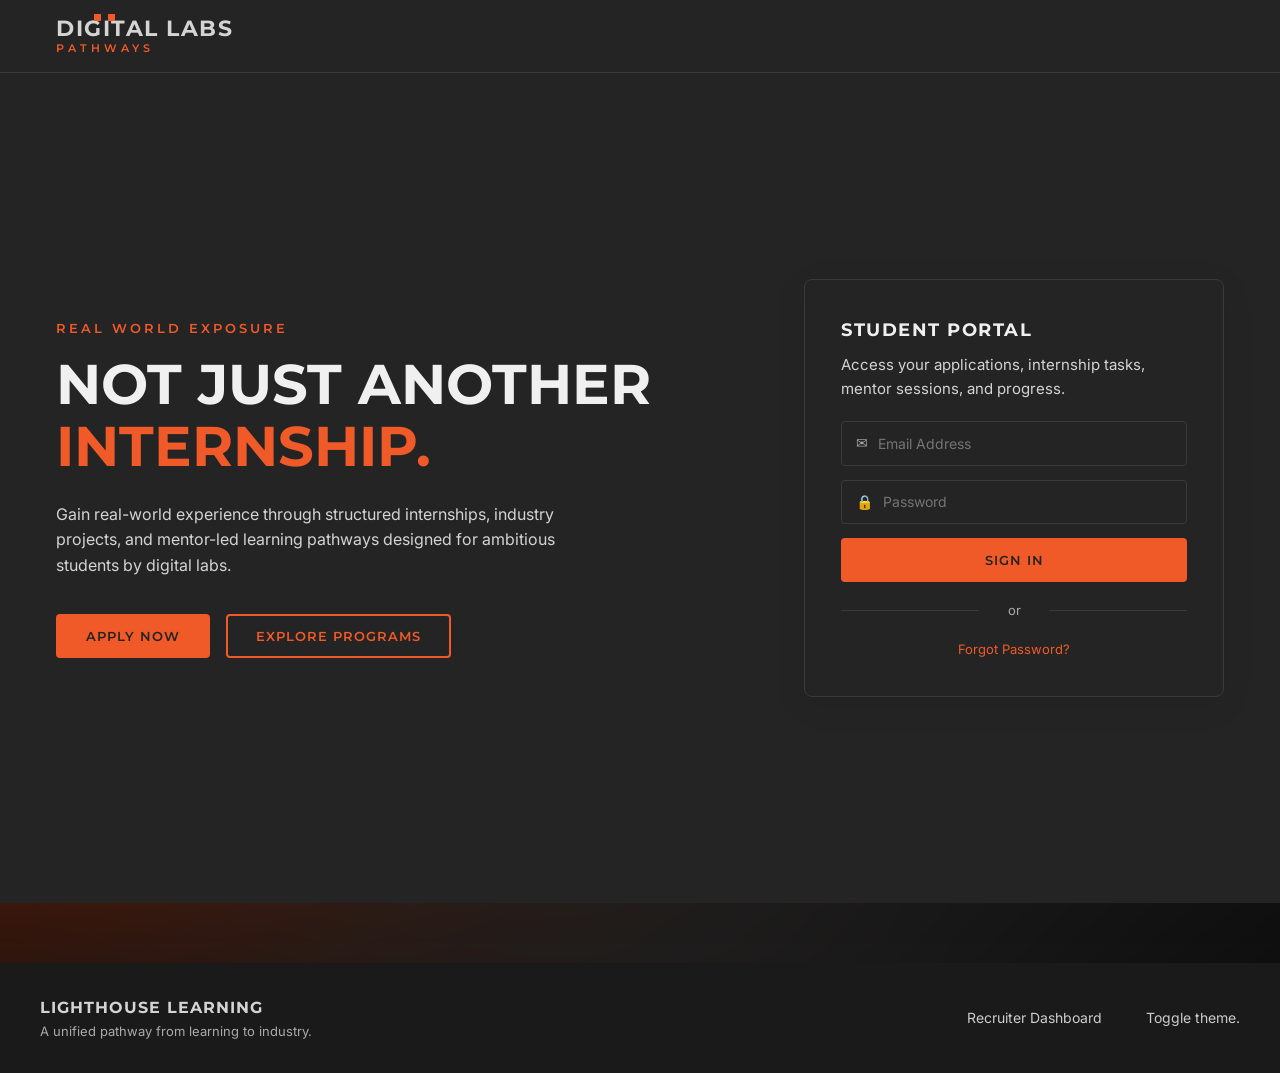
<file: assets/index.html>
<!DOCTYPE html>
<html lang="en">
<head>
<meta charset="UTF-8" />
<meta name="viewport" content="width=device-width, initial-scale=1.0" />
<title>Digital Labs Pathways — Lighthouse Learning</title>
<link rel="preconnect" href="https://fonts.googleapis.com">
<link rel="preconnect" href="https://fonts.gstatic.com" crossorigin>
<link href="https://fonts.googleapis.com/css2?family=Inter:wght@400;500;600&family=Montserrat:wght@600;700&display=swap" rel="stylesheet">
<link rel="stylesheet" href="styles.css" />
</head>
<body data-theme="dark">

<!-- NAV -->
<nav class="topnav">
  <div class="brand">
    <span class="logo-text">DIGITAL LABS</span>
    <span class="logo-sub">PATHWAYS</span>
    <span class="dot dot1"></span>
    <span class="dot dot2"></span>
  </div>
  <ul class="nav-links hidden">
    <li><a href="#programs">Programs</a></li>
    <li><a href="#internships">Internships</a></li>
    <li><a href="#about">About Us</a></li>
    <li><a href="#resources">Resources</a></li>
  </ul>
  <button class="btn btn-primary btn-nav hidden" id="navLoginBtn">Login</button>
</nav>
<div class="bg"></div>
<!-- HERO / LANDING -->
<section class="hero" id="screen-hero">
  <div class="hero-left">
    <p class="eyebrow">REAL WORLD EXPOSURE</p>
    <h1 class="hero-title">
      NOT JUST ANOTHER<br/>
      <span class="accent">INTERNSHIP.</span>
    </h1>
    <p class="hero-sub">
      Gain real-world experience through structured internships,
      industry projects, and mentor-led learning pathways
      designed for ambitious students by digital labs.
    </p>
    <div class="hero-cta">
      <button class="btn btn-primary" id="applyNowBtn">APPLY NOW</button>
      <button class="btn btn-outline" id="exploreBtn">EXPLORE PROGRAMS</button>
    </div>
  </div>
  <div class="hero-right">
    <div class="card portal-card">
      <h3>STUDENT PORTAL</h3>
      <p class="muted">Access your applications, internship tasks, mentor sessions, and progress.</p>
      <form id="portalForm" class="portal-form">
        <label class="input-wrap">
          <span class="icon">✉</span>
          <input type="email" id="portalEmail" placeholder="Email Address" required />
        </label>
        <label class="input-wrap">
          <span class="icon">🔒</span>
          <input type="password" id="portalPassword" placeholder="Password" required />
        </label>
        <button class="btn btn-primary btn-block" type="submit">SIGN IN</button>
        <div class="divider"><span>or</span></div>
        <a href="#" class="forgot">Forgot Password?</a>
      </form>
    </div>
  </div>
</section>

<!-- STEPPER WRAPPER -->
<section class="flow hidden" id="flow">
  <div class="flow-header">
    <div class="stepper" id="stepper">
      <div class="step active" data-step="1"><span>1</span><label>Profile</label></div>
      <div class="step" data-step="2"><span>2</span><label>GitHub</label></div>
      <div class="step" data-step="3"><span>3</span><label>Assessment</label></div>
      <div class="step" data-step="4"><span>4</span><label>Final Touch</label></div>
      <div class="step" data-step="5"><span>5</span><label>Summary</label></div>
    </div>
    <div class="save-indicator" id="saveIndicator">Auto-saved</div>
  </div>

  <!-- STEP 1 — PROFILE FORM -->
  <div class="screen active" id="screen-1">
    <div class="form-shell">
      <p class="q-label">Question 1 :</p>
      <h2 class="q-title">Who ARE YOU???</h2>

      <div class="form-grid">
        <div class="avatar-block">
          <div class="avatar" id="avatarPreview">
            <span>Insert your image</span>
          </div>
          <input type="file" id="avatarInput" accept="image/*" hidden />
          <button class="btn btn-outline btn-sm" id="avatarBtn">Upload Photo</button>
        </div>

        <div class="fields">
          <div class="field">
            <label>Full Name</label>
            <input type="text" id="full_name" placeholder="Jane Doe" required />
          </div>
          <div class="row">
            <div class="field">
              <label>Age</label>
              <input type="number" id="age" min="13" max="120" placeholder="22" />
            </div>
            <div class="field">
              <label>Gender</label>
              <select id="gender">
                <option value="">Select…</option>
                <option>Female</option>
                <option>Male</option>
                <option>Non-binary</option>
                <option>Prefer not to say</option>
              </select>
            </div>
          </div>
          <div class="field">
            <label>Email</label>
            <input type="email" id="email" placeholder="you@example.com" required />
          </div>
          <div class="field">
            <label>School / Institution</label>
            <input type="text" id="school" placeholder="University of …" />
          </div>
          <div class="row">
            <div class="field">
              <label>Mobile No.</label>
              <input type="tel" id="mobile" placeholder="+1 555 0100" />
            </div>
            <div class="field">
              <label>Target Role</label>
              <input type="text" id="target_role" placeholder="Frontend Engineer" required />
            </div>
          </div>
          <div class="field">
            <label>GitHub Link <span class="optional">*optional</span></label>
            <input type="url" id="github_link" placeholder="https://github.com/username" />
          </div>
          <div class="field">
            <label>Declared Skills <span class="optional">comma-separated</span></label>
            <input type="text" id="skills" placeholder="React, Node.js, TypeScript" />
          </div>
        </div>
      </div>

      <div class="nav-buttons">
        <button class="btn btn-ghost" id="back1">Previous</button>
        <button class="btn btn-primary" id="next1">Next →</button>
      </div>
    </div>
  </div>

  <!-- STEP 2 — GITHUB -->
  <div class="screen" id="screen-2">
    <div class="form-shell">
      <p class="q-label">Question 2 :</p>
      <h2 class="q-title">Show us your code.</h2>
      <p class="muted">We'll analyze your public repositories to enrich your profile. OAuth is optional but improves accuracy.</p>

      <div class="field">
        <label>GitHub Username</label>
        <input type="text" id="github_username" placeholder="octocat" />
      </div>
      <div class="field">
        <label>OAuth Token <span class="optional">*optional, never stored after analysis</span></label>
        <input type="password" id="oauth_token" placeholder="ghp_…" />
      </div>

      <div id="ghResult" class="gh-result hidden"></div>

      <div class="nav-buttons">
        <button class="btn btn-ghost" id="back2">← Previous</button>
        <div class="right-group">
          <button class="btn btn-outline" id="skipGh">Skip</button>
          <button class="btn btn-primary" id="analyzeGh">Analyze →</button>
        </div>
      </div>
    </div>
  </div>

  <!-- STEP 3 — ASSESSMENT -->
  <div class="screen" id="screen-3">
    <div class="form-shell">
      <p class="q-label">Question 3 :</p>
      <h2 class="q-title">Quick Assessment</h2>
      <p class="muted">Answer in your own words — there's no single correct response.</p>

      <div id="assessmentList"></div>

      <div class="nav-buttons">
        <button class="btn btn-ghost" id="back3">← Previous</button>
        <button class="btn btn-primary" id="next3">Next →</button>
      </div>
    </div>
  </div>

  <!-- STEP 4 — FINAL ADDITIONS -->
  <div class="screen" id="screen-4">
    <div class="form-shell">
      <p class="q-label">Final Step :</p>
      <h2 class="q-title">Anything else we should know?</h2>

      <div class="field">
        <label>Personal Note</label>
        <textarea id="personal_note" rows="5" placeholder="A short paragraph about what drives you…"></textarea>
      </div>
      <div class="field">
        <label>Portfolio Links <span class="optional">one URL per line</span></label>
        <textarea id="portfolio_links" rows="4" placeholder="https://yourportfolio.com&#10;https://dribbble.com/you"></textarea>
      </div>

      <div class="nav-buttons">
        <button class="btn btn-ghost" id="back4">← Previous</button>
        <button class="btn btn-primary" id="submitFinal">Submit Application →</button>
      </div>
    </div>
  </div>

  <!-- STEP 5 — SUMMARY -->
  <div class="screen" id="screen-5">
    <div class="form-shell summary">
      <div class="success-badge">✓</div>
      <h2 class="q-title">Application Submitted</h2>
      <p class="muted">Here's a snapshot of your profile. We'll be in touch via email.</p>

      <div id="summaryCard" class="summary-card"></div>

      <div class="nav-buttons centered">
        <button class="btn btn-outline" id="startOver">Start Over</button>
      </div>
    </div>
  </div>
</section>

<!-- TOAST -->
<div class="toast" id="toast"></div>

<footer class="footer">
  <div class="footer-inner">
    <div>
      <span class="logo-text small">LIGHTHOUSE LEARNING</span>
      <p class="muted small">A unified pathway from learning to industry.</p>
    </div>
    <div class="footer-links">
      <a href="/assets/recruiter.html" style="margin-right: 20px;">Recruiter Dashboard</a>
      <a onclick="toggleTheme()">Toggle theme.</a>
    </div>
  </div>
</footer>

<script src="app.js"></script>
</body>
</html>
</file>
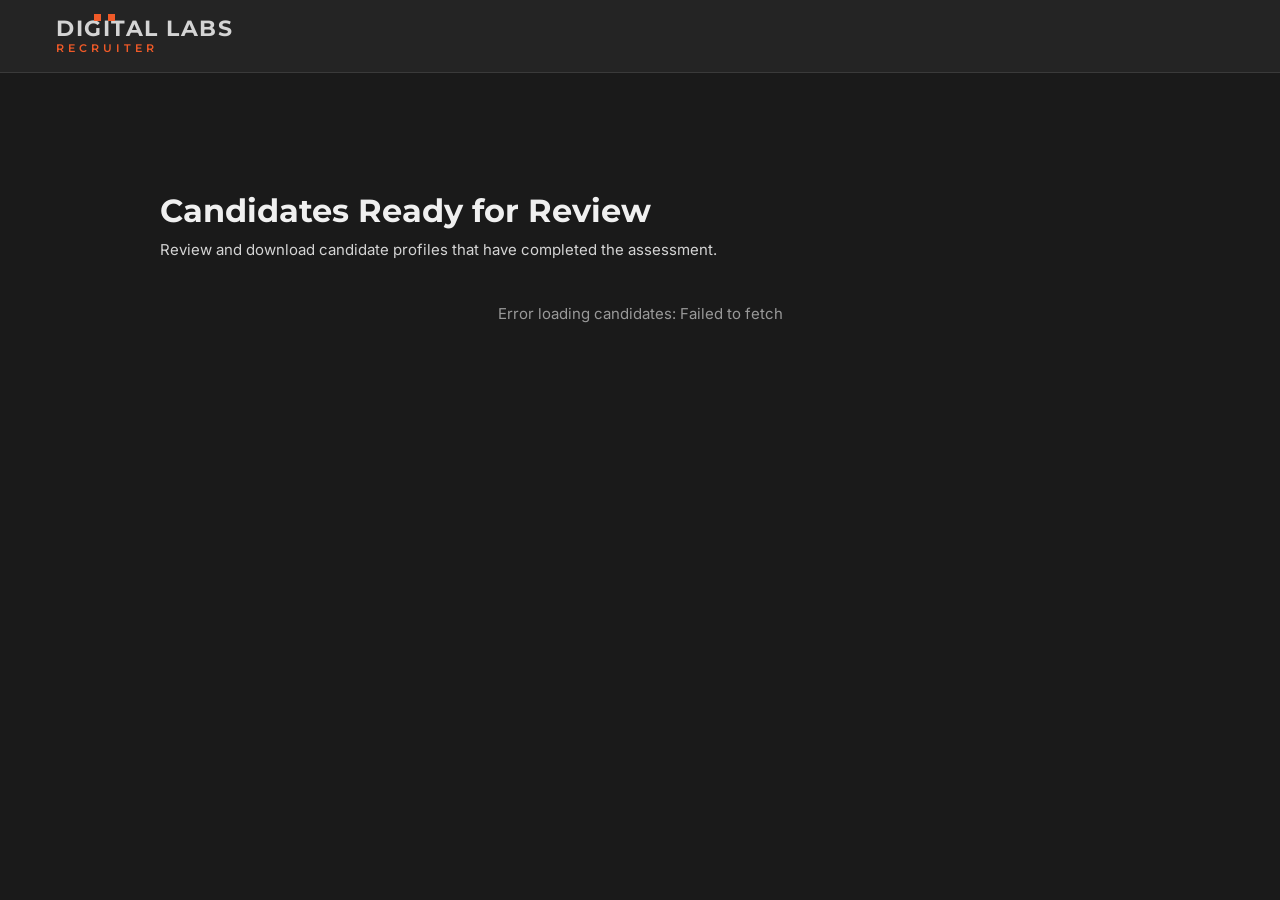
<file: assets/recruiter.html>
<!DOCTYPE html>
<html lang="en">
<head>
<meta charset="UTF-8" />
<meta name="viewport" content="width=device-width, initial-scale=1.0" />
<title>Recruiter Dashboard — Lighthouse Learning</title>
<link rel="preconnect" href="https://fonts.googleapis.com">
<link rel="preconnect" href="https://fonts.gstatic.com" crossorigin>
<link href="https://fonts.googleapis.com/css2?family=Inter:wght@400;500;600&family=Montserrat:wght@600;700&display=swap" rel="stylesheet">
<link rel="stylesheet" href="styles.css" />
<style>
  .recruiter-container {
    max-width: 1000px;
    margin: 100px auto;
    padding: 20px;
  }
  .candidate-table {
    width: 100%;
    border-collapse: collapse;
    margin-top: 20px;
    background: var(--card-bg);
    border-radius: 12px;
    overflow: hidden;
  }
  .candidate-table th, .candidate-table td {
    padding: 15px;
    text-align: left;
    border-bottom: 1px solid var(--border);
  }
  .candidate-table th {
    background: rgba(255, 255, 255, 0.05);
    font-weight: 600;
    color: var(--muted);
    text-transform: uppercase;
    font-size: 12px;
    letter-spacing: 1px;
  }
  .candidate-table tr:last-child td {
    border-bottom: none;
  }
  .candidate-table tr:hover {
    background: rgba(255, 255, 255, 0.02);
  }
  .rating {
    color: #ffcc00;
    font-weight: bold;
  }
  .status-badge {
    padding: 4px 8px;
    border-radius: 4px;
    font-size: 11px;
    font-weight: 600;
    background: #4caf50;
    color: white;
  }
  .download-btn {
    background: var(--primary);
    color: white;
    border: none;
    padding: 6px 12px;
    border-radius: 6px;
    cursor: pointer;
    font-size: 13px;
    transition: 0.2s;
  }
  .download-btn:hover {
    opacity: 0.9;
  }
  .no-candidates {
    text-align: center;
    padding: 40px;
    color: var(--muted);
  }
</style>
</head>
<body data-theme="dark">

<nav class="topnav">
  <div class="brand" onclick="window.location.href='/'" style="cursor: pointer;">
    <span class="logo-text">DIGITAL LABS</span>
    <span class="logo-sub">RECRUITER</span>
    <span class="dot dot1"></span>
    <span class="dot dot2"></span>
  </div>
</nav>

<div class="recruiter-container">
  <h1 class="hero-title" style="font-size: 32px; margin-bottom: 10px;">Candidates Ready for Review</h1>
  <p class="muted">Review and download candidate profiles that have completed the assessment.</p>

  <div id="candidateList">
    <div class="no-candidates">Loading candidates...</div>
  </div>
</div>

<script>
  const API_BASE = window.location.origin.includes('localhost') ? 'http://localhost:8000' : '';

  async function fetchCandidates() {
    try {
      const res = await fetch(`${API_BASE}/api/v1/recruiter/candidates`);
      if (!res.ok) throw new Error('Failed to fetch');
      const candidates = await res.json();
      renderCandidates(candidates);
    } catch (e) {
      document.getElementById('candidateList').innerHTML = `<div class="no-candidates">Error loading candidates: ${e.message}</div>`;
    }
  }

  function renderCandidates(candidates) {
    const container = document.getElementById('candidateList');
    if (candidates.length === 0) {
      container.innerHTML = '<div class="no-candidates">No candidates ready for review yet.</div>';
      return;
    }

    let html = `
      <table class="candidate-table">
        <thead>
          <tr>
            <th>Name</th>
            <th>Role</th>
            <th>Rating</th>
            <th>Status</th>
            <th>Actions</th>
          </tr>
        </thead>
        <tbody>
    `;

    candidates.forEach(c => {
      html += `
        <tr>
          <td>
            <div style="font-weight: 600;">${c.full_name || 'N/A'}</div>
            <div class="muted" style="font-size: 12px;">${c.email || ''}</div>
          </td>
          <td>${c.target_role || 'N/A'}</td>
          <td class="rating">${c.star_rating ? '★'.repeat(Math.round(c.star_rating)) + '☆'.repeat(5 - Math.round(c.star_rating)) : 'N/A'}</td>
          <td><span class="status-badge">READY</span></td>
          <td>
            <button class="download-btn" onclick="downloadInfo('${c.session_id}')">Download JSON</button>
          </td>
        </tr>
      `;
    });

    html += '</tbody></table>';
    container.innerHTML = html;
  }

  async function downloadInfo(sessionId) {
    try {
      const res = await fetch(`${API_BASE}/api/v1/recruiter/candidates/${sessionId}`);
      if (!res.ok) throw new Error('Failed to fetch candidate details');
      const data = await res.json();
      
      const blob = new Blob([JSON.stringify(data, null, 2)], { type: 'application/json' });
      const url = URL.createObjectURL(blob);
      const a = document.createElement('a');
      a.href = url;
      a.download = `candidate_${sessionId}.json`;
      document.body.appendChild(a);
      a.click();
      document.body.removeChild(a);
      URL.revokeObjectURL(url);
    } catch (e) {
      alert('Error downloading info: ' + e.message);
    }
  }

  fetchCandidates();
</script>
</body>
</html>
</file>
<file: assets/styles.css>
:root {
  --beacon: #F05A28;
  --beacon-dark: #d44a1d;
  --charcoal: #555555;
  --slate: #333333;
  --gray: #F5F5F5;
  --white: #FFFFFF;
  --border: #e5e5e5;
  --shadow: 0 2px 12px rgba(0,0,0,0.06);
  --shadow-lg: 0 8px 32px rgba(0,0,0,0.08);
  --radius: 4px;
  --card-bg: #FFFFFF;    /* card backgrounds */
  --primary: #F05A28;    /* primary button color */
  --muted: #666666;      /* muted text */
}

[data-theme="dark"] {
  --beacon: #F05A28;
  --beacon-dark: #d44a1d;
  --beacon-light: #F69C7E;
  --charcoal: #d4d4d4;   /* primary text */
  --slate: #f0f0f0;      /* headings / bright text */

  --gray: #1a1a1a;       /* main background */
  --white: #242424;      /* cards, panels, surfaces */

  --border: #3a3a3a;     /* subtle borders */
  --card-bg: #242424;    /* card backgrounds */
  --primary: #F05A28;    /* primary button color */
  --muted: #999999;      /* muted text */
}
body {
    margin: 0;

    background: black;
}

.bg {
    position: fixed;
    inset: -20%;
    
    background:
        radial-gradient(circle at 20% 30%, var(--beacon) 0%, transparent 40%),
        radial-gradient(circle at 80% 40%, var(--white) 0%, transparent 40%),
        radial-gradient(circle at 50% 80%, var(--white) 0%, transparent 40%),
        linear-gradient(135deg, #181818, #000);

    filter: blur(120px) saturate(180%);
    transform: scale(1.3);
    z-index: -100;
    animation: drift 25s ease-in-out infinite alternate;
}

@keyframes drift {
    0% {
        transform: scale(1.3) translate(-3%, -2%);
    }
    100% {
        transform: scale(1.4) translate(3%, 2%);
    }
}

* { box-sizing: border-box; margin: 0; padding: 0; }

input,
select,
textarea {
    background: var(--white);
    color: var(--slate);
}

body {
    background: var(--gray) !important;
    min-height: 100vh;
}

body {
  font-family: 'Inter', -apple-system, sans-serif;
  font-size: 15px;
  line-height: 1.6;
  color: var(--slate);
  background: var(--gray);
}

.hidden { display: none !important; }

/* ---------- NAV ---------- */
.topnav {
  display: flex;
  align-items: center;
  justify-content: space-between;
  padding: 18px 56px;
  background: var(--white);
  border-bottom: 1px solid var(--border);
  position: sticky;
  top: 0;
  z-index: 100;
}
.brand {
  position: relative;
  display: flex;
  flex-direction: column;
  line-height: 1;
}
.logo-text {
  font-family: 'Montserrat', sans-serif;
  font-weight: 700;
  font-size: 22px;
  letter-spacing: 1.5px;
  color: var(--charcoal);
}
.logo-text.small { font-size: 16px; letter-spacing: 1px; }
.logo-sub {
  font-family: 'Montserrat', sans-serif;
  font-weight: 600;
  font-size: 11px;
  letter-spacing: 4px;
  color: var(--beacon);
  margin-top: 3px;
}
.dot {
  position: absolute;
  width: 7px; height: 7px;
  background: var(--beacon);
  top: -4px;
}
.dot1 { left: 38px; }
.dot2 { left: 52px; }

.nav-links {
  display: flex;
  gap: 40px;
  list-style: none;
}
.nav-links a {
  text-decoration: none;
  color: var(--charcoal);
  font-weight: 500;
  font-size: 14px;
  padding: 6px 0;
  border-bottom: 2px solid transparent;
  transition: border-color 0.2s;
}
.nav-links a:hover { border-color: var(--beacon); }

/* ---------- BUTTONS ---------- */
.btn {
  font-family: 'Montserrat', sans-serif;
  font-weight: 600;
  font-size: 13px;
  letter-spacing: 1px;
  padding: 12px 28px;
  border-radius: var(--radius);
  border: 2px solid transparent;
  cursor: pointer;
  transition: all 0.2s;
  text-transform: uppercase;
}
.btn-primary {
  background: var(--beacon);
  color: var(--white);
  border-color: var(--beacon);
}
.btn-primary:hover { background: var(--beacon-dark); border-color: var(--beacon-dark); }
.btn-outline {
  background: transparent;
  color: var(--beacon);
  border-color: var(--beacon);
}
.btn-outline:hover { background: var(--beacon); color: var(--white); }
.btn-ghost {
  background: transparent;
  color: var(--charcoal);
  border-color: transparent;
}
.btn-ghost:hover { color: var(--beacon); }
.btn-block { width: 100%; }
.btn-sm { padding: 8px 18px; font-size: 11px; }
.btn-nav { padding: 10px 30px; }
.btn:disabled { opacity: 0.5; cursor: not-allowed; }

/* ---------- HERO ---------- */
.hero {
  display: grid;
  grid-template-columns: 1fr 420px;
  gap: 80px;
  padding: 80px 56px;
  background: var(--white);
  min-height: calc(100vh - 70px);
  align-items: center;
}
.eyebrow {
  font-family: 'Montserrat', sans-serif;
  font-weight: 600;
  font-size: 13px;
  letter-spacing: 3px;
  color: var(--beacon);
  margin-bottom: 16px;
}
.hero-title {
  font-family: 'Montserrat', sans-serif;
  font-weight: 700;
  font-size: 56px;
  line-height: 1.1;
  color: var(--slate);
  margin-bottom: 24px;
}
.hero-title .accent { color: var(--beacon); }
.hero-sub {
  font-size: 16px;
  color: var(--charcoal);
  max-width: 520px;
  margin-bottom: 36px;
}
.hero-cta { display: flex; gap: 16px; }

/* portal card */
.card {
  background: var(--white);
  border-radius: 8px;
  padding: 36px;
  box-shadow: var(--shadow-lg);
  border: 1px solid var(--border);
}
.portal-card h3 {
  font-family: 'Montserrat', sans-serif;
  font-size: 18px;
  letter-spacing: 1.5px;
  color: var(--slate);
  margin-bottom: 8px;
}
.portal-form { margin-top: 20px; }
.input-wrap {
  display: flex;
  align-items: center;
  border: 1px solid var(--border);
  border-radius: var(--radius);
  padding: 10px 14px;
  margin-bottom: 14px;
  background: var(--white);
}
.input-wrap .icon { color: #aaa; margin-right: 10px; font-size: 14px; }
.input-wrap input {
  border: none; outline: none; flex: 1; font-size: 14px;
  font-family: inherit;
}
.divider {
  text-align: center;
  margin: 18px 0;
  position: relative;
  color: #aaa;
  font-size: 13px;
}
.divider::before, .divider::after {
  content: "";
  position: absolute;
  top: 50%;
  width: 40%;
  height: 1px;
  background: var(--border);
}
.divider::before { left: 0; }
.divider::after { right: 0; }
.divider span { background: var(--white); padding: 0 12px; }
.forgot { display: block; text-align: center; color: var(--beacon); text-decoration: none; font-size: 13px; }
.forgot:hover { text-decoration: underline; }

/* ---------- FLOW ---------- */
.flow {
  max-width: 980px;
  margin: 0 auto;
  padding: 40px 24px 80px;
}
.flow-header {
  display: flex;
  align-items: center;
  justify-content: space-between;
  margin-bottom: 28px;
}
.stepper {
  display: flex;
  gap: 8px;
  flex: 1;
}
.step {
  display: flex;
  align-items: center;
  gap: 8px;
  padding: 8px 14px;
  border-radius: 20px;
  background: var(--white);
  border: 1px solid var(--border);
  font-size: 12px;
  color: var(--charcoal);
  transition: all 0.2s;
}
.step span {
  width: 22px; height: 22px;
  border-radius: 50%;
  background: var(--gray);
  display: inline-flex;
  align-items: center;
  justify-content: center;
  font-weight: 600;
  font-size: 11px;
}
.step.active {
  background: var(--beacon);
  color: var(--white);
  border-color: var(--beacon);
}
.step.active span { background: rgba(255,255,255,0.25); color: var(--white); }
.step.done span { background: var(--beacon); color: var(--white); }

.save-indicator {
  font-size: 12px;
  color: #999;
  opacity: 0;
  transition: opacity 0.3s;
}
.save-indicator.visible { opacity: 1; }
.save-indicator.saving { color: var(--beacon); }

/* form shell */
.screen { display: none; }
.screen.active { display: block; animation: fadeIn 0.3s; }
@keyframes fadeIn { from { opacity: 0; transform: translateY(8px); } to { opacity: 1; transform: translateY(0); } }

.form-shell {
  background: var(--white);
  border-radius: 8px;
  padding: 48px;
  box-shadow: var(--shadow);
}
.q-label {
  font-family: 'Montserrat', sans-serif;
  font-size: 13px;
  color: var(--beacon);
  letter-spacing: 2px;
  margin-bottom: 8px;
}
.q-title {
  font-family: 'Montserrat', sans-serif;
  font-weight: 700;
  font-size: 32px;
  color: var(--slate);
  margin-bottom: 8px;
}
.muted { color: var(--charcoal); }
.small { font-size: 13px; }

/* form grid (step 1) */
.form-grid {
  display: grid;
  grid-template-columns: 200px 1fr;
  gap: 40px;
  margin-top: 32px;
}
.avatar-block { display: flex; flex-direction: column; align-items: center; gap: 12px; }
.avatar {
  width: 180px;
  height: 180px;
  border: 2px dashed var(--border);
  border-radius: var(--radius);
  display: flex;
  align-items: center;
  justify-content: center;
  color: #aaa;
  font-size: 13px;
  background: var(--gray);
  overflow: hidden;
  cursor: pointer;
}
.avatar img { width: 100%; height: 100%; object-fit: cover; }

.fields { display: flex; flex-direction: column; gap: 16px; }
.field { display: flex; flex-direction: column; }
.field label {
  font-size: 13px;
  font-weight: 500;
  color: var(--charcoal);
  margin-bottom: 6px;
}
.field input, .field select, .field textarea {
  padding: 10px 14px;
  border: 1px solid var(--border);
  border-radius: var(--radius);
  font-family: inherit;
  font-size: 14px;
  background: var(--white);
  transition: border-color 0.2s;
  resize: vertical;
}
.field input:focus, .field select:focus, .field textarea:focus {
  outline: none;
  border-color: var(--beacon);
}
.row { display: grid; grid-template-columns: 1fr 1fr; gap: 16px; }
.optional { color: #999; font-weight: 400; font-size: 12px; margin-left: 4px; }

/* nav buttons */
.nav-buttons {
  display: flex;
  justify-content: space-between;
  align-items: center;
  margin-top: 36px;
  padding-top: 24px;
  border-top: 1px solid var(--border);
}
.nav-buttons.centered { justify-content: center; }
.right-group { display: flex; gap: 12px; }

/* github result */
.gh-result {
  margin-top: 24px;
  padding: 20px;
  background: var(--gray);
  border-radius: var(--radius);
  border-left: 3px solid var(--beacon);
  font-size: 14px;
}
.gh-result h4 { margin-bottom: 8px; color: var(--slate); }
.gh-result pre {
  background: var(--white);
  padding: 12px;
  border-radius: var(--radius);
  overflow-x: auto;
  font-size: 12px;
  margin-top: 8px;
}

/* assessment */
.q-block {
  background: var(--gray);
  padding: 20px;
  border-radius: var(--radius);
  margin-bottom: 16px;
  border-left: 3px solid var(--beacon);
}
.q-block .q-text {
  font-weight: 600;
  color: var(--slate);
  margin-bottom: 10px;
  font-size: 15px;
}
.q-block textarea {
  width: 100%;
  padding: 10px 14px;
  border: 1px solid var(--border);
  border-radius: var(--radius);
  font-family: inherit;
  font-size: 14px;
  resize: vertical;
}
.q-block .q-status {
  font-size: 12px;
  color: #999;
  margin-top: 6px;
}
.q-block .q-status.saved { color: #2a9d3f; }

/* MCQ Styles */
.mcq-options {
  display: flex;
  flex-direction: column;
  gap: 10px;
  margin: 16px 0;
}
.mcq-option {
  display: flex;
  align-items: flex-start;
  gap: 12px;
  padding: 14px 16px;
  background: var(--white);
  border: 2px solid var(--border);
  border-radius: var(--radius);
  cursor: pointer;
  transition: all 0.2s;
}
.mcq-option:hover {
  border-color: var(--beacon);
  background: var(--beacon-light);
}
.mcq-option input[type="radio"] {
  margin-top: 3px;
  accent-color: var(--beacon);
  width: 18px;
  height: 18px;
  flex-shrink: 0;
}
.mcq-option .opt-label {
  font-size: 14px;
  color: var(--slate);
  line-height: 1.5;
}
.mcq-option:has(input:checked) {
  border-color: var(--beacon);
  background: var(--beacon-dark);
}
.mcq-selected {
  font-size: 14px;
  color: var(--border);
  margin: 8px 0;
  padding: 8px 12px;
  background: var(--beacon-dark);
  border-radius: var(--radius);
  display: inline-block;
}

/* summary */
.summary { text-align: center; }
.success-badge {
  width: 64px; height: 64px;
  background: #2a9d3f;
  color: var(--white);
  border-radius: 50%;
  display: flex;
  align-items: center;
  justify-content: center;
  font-size: 32px;
  margin: 0 auto 20px;
}
.summary-card {
  text-align: left;
  background: var(--gray);
  padding: 28px;
  border-radius: var(--radius);
  margin: 24px 0;
}
.summary-card h4 {
  font-family: 'Montserrat', sans-serif;
  color: var(--beacon);
  font-size: 13px;
  letter-spacing: 1.5px;
  margin: 16px 0 6px;
}
.summary-card h4:first-child { margin-top: 0; }
.summary-card p, .summary-card li { font-size: 14px; color: var(--charcoal); }
.summary-card ul { list-style: none; padding-left: 0; }
.summary-card ul li { padding: 4px 0; }

/* toast */
.toast {
  position: fixed;
  bottom: 24px;
  right: 24px;
  background: var(--slate);
  color: var(--white);
  padding: 14px 20px;
  border-radius: var(--radius);
  font-size: 14px;
  box-shadow: var(--shadow-lg);
  opacity: 0;
  transform: translateY(20px);
  transition: all 0.3s;
  z-index: 1000;
  max-width: 360px;
}
.toast.visible { opacity: 1; transform: translateY(0); }
.toast.error { background: #c0392b; }
.toast.success { background: #2a9d3f; }

/* footer */
.footer {
  background: var(--gray);
  color: var(--white);
  padding: 32px 32px;
  margin-top: 60px;
}
.footer-inner {
  display: flex;
  justify-content: space-between;
  align-items: center;
  max-width: 1200px;
  margin: 0 auto;
}
.footer .muted { color: #aaa; }
.footer-links { display: flex; gap: 24px; }
.footer-links a { color: #ccc; text-decoration: none; font-size: 14px; }
.footer-links a:hover { color: var(--beacon); }

/* responsive */
/* =========================================
   MOBILE OVERFLOW / RESPONSIVE FIX PACK
   ========================================= */

@media screen and (max-width: 900px) {

    html,
    body {
        width: 100%;
        max-width: 100%;
        overflow-x: hidden;
    }

    * {
        max-width: 100%;
        box-sizing: border-box;
    }

    img,
    video,
    iframe,
    canvas,
    svg {
        max-width: 100%;
        height: auto;
    }

    /* NAVIGATION */

    .topnav {
        padding: 16px;
        flex-wrap: wrap;
        gap: 12px;
    }

    .nav-links {
        display: none;
    }

    .btn-nav {
        width: 100%;
    }

    /* HERO */

    .hero {
        display: flex;
        flex-direction: column;
        gap: 32px;
        padding: 24px 16px;
        min-height: auto;
        width: 100%;
        overflow: hidden;
    }

    .hero-title {
        font-size: clamp(2rem, 8vw, 36px);
        line-height: 1.15;
        word-break: break-word;
        overflow-wrap: break-word;
    }

    .hero-sub {
        max-width: 100%;
    }

    .hero-cta {
        flex-direction: column;
        width: 100%;
    }

    .hero-cta .btn {
        width: 100%;
    }

    /* CARDS */

    .card,
    .portal-card,
    .form-shell,
    .summary-card {
        width: 100%;
        padding: 20px;
        overflow: hidden;
    }

    /* FORM LAYOUT */

    .form-grid {
        display: flex;
        flex-direction: column;
        gap: 24px;
    }

    .fields {
        width: 100%;
    }

    .row {
        display: flex;
        flex-direction: column;
        gap: 16px;
    }

    .field input,
    .field textarea,
    .field select {
        width: 100%;
        min-width: 0;
    }

    /* AVATAR */

    .avatar-block {
        width: 100%;
    }

    .avatar {
        width: 140px;
        height: 140px;
        margin: 0 auto;
    }

    /* FLOW */

    .flow {
        width: 100%;
        padding: 20px 12px 60px;
    }

    .flow-header {
        flex-direction: column;
        align-items: stretch;
        gap: 16px;
    }

    /* STEPPER */

    .stepper {
        overflow-x: auto;
        overflow-y: hidden;
        padding-bottom: 8px;
        -webkit-overflow-scrolling: touch;
    }

    .step {
        flex-shrink: 0;
        white-space: nowrap;
    }

    /* BUTTONS */

    .nav-buttons {
        flex-direction: column;
        gap: 12px;
    }

    .right-group {
        width: 100%;
        flex-direction: column;
    }

    .nav-buttons .btn,
    .right-group .btn {
        width: 100%;
    }

    /* INPUT WRAPS */

    .input-wrap {
        width: 100%;
    }

    .input-wrap input {
        min-width: 0;
    }

    /* CODE BLOCKS */

    pre,
    code,
    .gh-result pre {
        max-width: 100%;
        overflow-x: auto;
        white-space: pre-wrap;
        word-break: break-word;
    }

    /* QUESTIONS */

    .q-block {
        padding: 16px;
    }

    .q-text {
        word-break: break-word;
    }

    /* MCQ */

    .mcq-option {
        width: 100%;
    }

    .opt-label {
        overflow-wrap: break-word;
    }

    /* TOAST */

    .toast {
        left: 12px;
        right: 12px;
        width: auto;
        max-width: none;
    }

    /* FOOTER */

    .footer {
        padding: 24px 16px;
    }

    .footer-inner {
        flex-direction: column;
        gap: 16px;
        text-align: center;
    }

    .footer-links {
        flex-wrap: wrap;
        justify-content: center;
    }

    /* FORCE ANY RANDOM ELEMENT
       TO NOT CAUSE OVERFLOW */

    div,
    section,
    article,
    main,
    aside,
    header,
    footer {
        max-width: 100%;
    }
}
</file>
